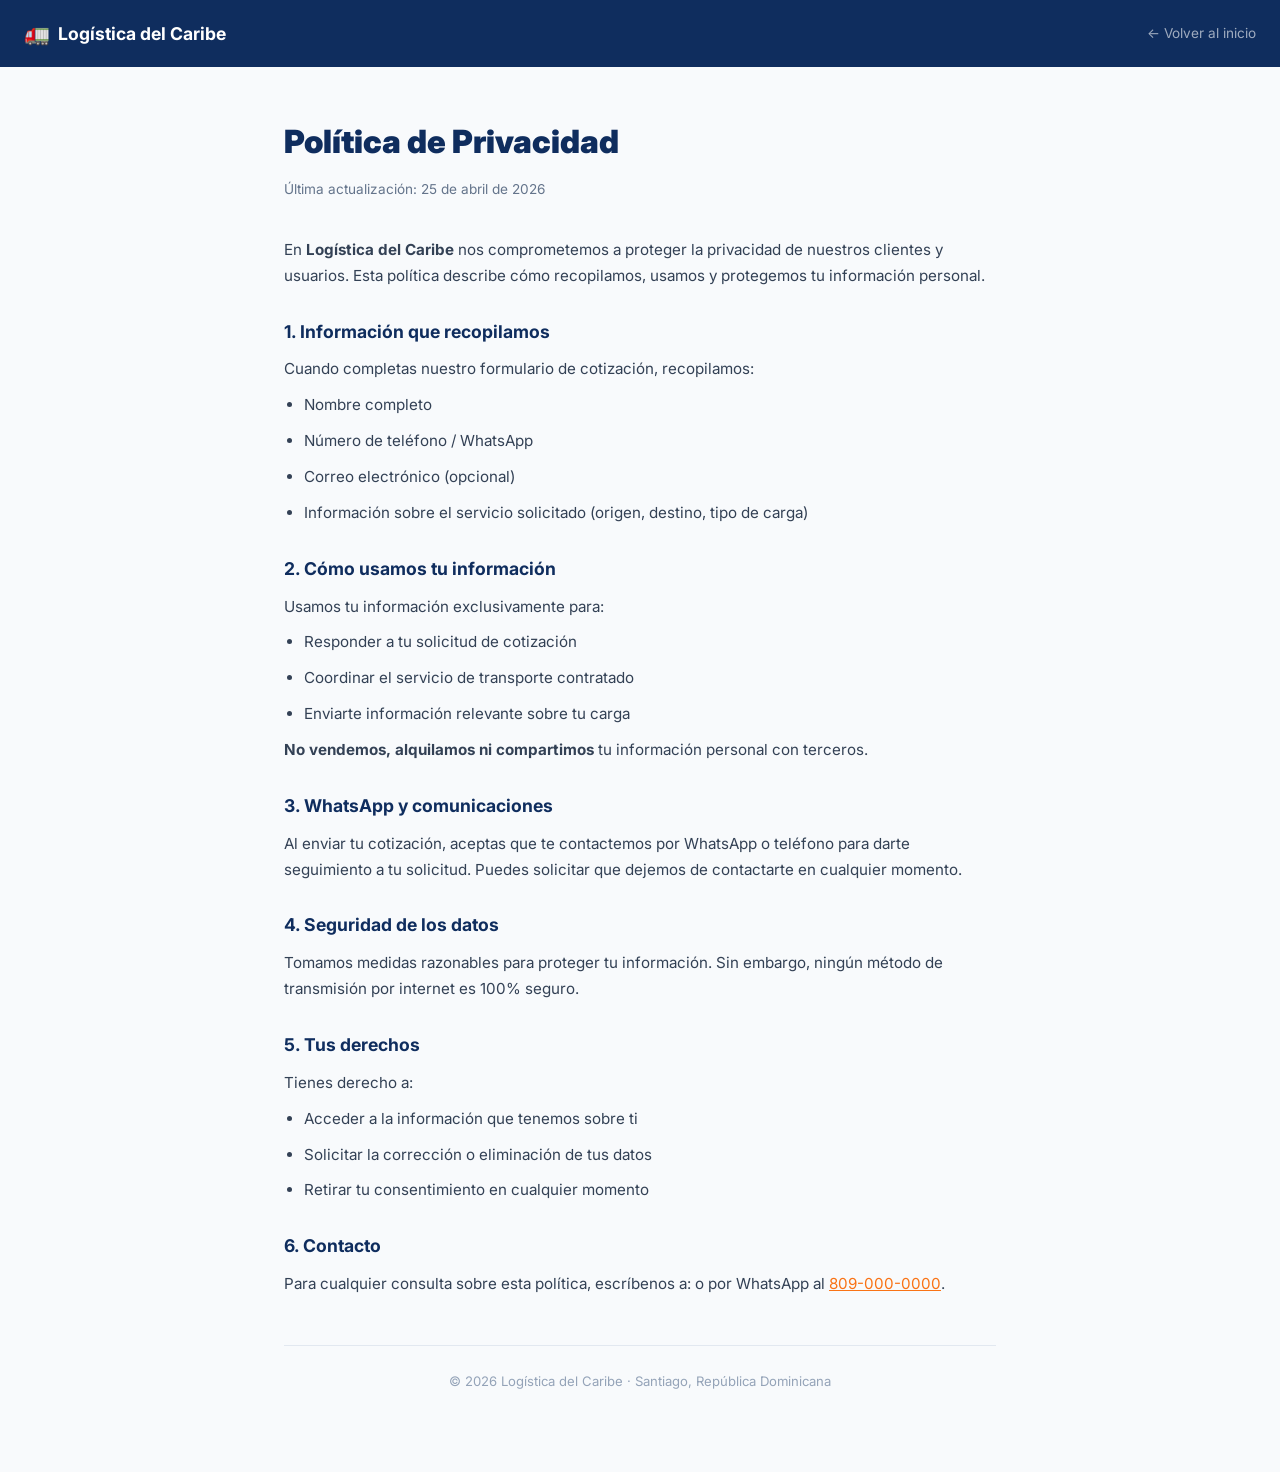
<file: privacidad.html>
<!DOCTYPE html>
<html lang="es" data-theme="light">
<head>
  <meta charset="UTF-8"/>
  <meta name="viewport" content="width=device-width, initial-scale=1.0"/>
  <title>Política de Privacidad | Logística del Caribe</title>
  <meta name="robots" content="noindex"/>
  <link rel="icon" type="image/svg+xml" href="favicon.svg"/>
  <link href="https://fonts.googleapis.com/css2?family=Inter:wght@400;600;700;900&display=swap" rel="stylesheet"/>
  <style>
    *, *::before, *::after { box-sizing: border-box; margin: 0; padding: 0; }
    body { font-family: 'Inter', sans-serif; background: #F8FAFC; color: #0F172A; line-height: 1.7; }
    .topbar {
      background: #0F2D5E; padding: 16px 24px;
      display: flex; align-items: center; justify-content: space-between;
    }
    .topbar .logo { color: white; font-size: 1.1rem; font-weight: 700; display: flex; align-items: center; gap: 8px; text-decoration: none; }
    .topbar .logo span { color: #F97316; font-size: 1.3rem; }
    .topbar a.back { color: rgba(255,255,255,0.6); font-size: 0.85rem; text-decoration: none; }
    .topbar a.back:hover { color: white; }
    .container { max-width: 760px; margin: 0 auto; padding: 48px 24px 80px; }
    h1 { font-size: 2rem; font-weight: 900; color: #0F2D5E; margin-bottom: 8px; }
    .date { color: #64748B; font-size: 0.85rem; margin-bottom: 36px; }
    h2 { font-size: 1.1rem; font-weight: 700; color: #0F2D5E; margin: 28px 0 10px; }
    p, li { color: #334155; font-size: 0.95rem; margin-bottom: 10px; }
    ul { padding-left: 20px; margin-bottom: 10px; }
    a { color: #F97316; }
    .footer-note { margin-top: 48px; padding-top: 24px; border-top: 1px solid #E2E8F0; color: #94A3B8; font-size: 0.82rem; text-align: center; }
  </style>
</head>
<body>
  <div class="topbar">
    <a href="index.html" class="logo"><span>🚛</span> Logística del Caribe</a>
    <a href="index.html" class="back">← Volver al inicio</a>
  </div>
  <div class="container">
    <h1>Política de Privacidad</h1>
    <p class="date">Última actualización: 25 de abril de 2026</p>

    <p>En <strong>Logística del Caribe</strong> nos comprometemos a proteger la privacidad de nuestros clientes y usuarios. Esta política describe cómo recopilamos, usamos y protegemos tu información personal.</p>

    <h2>1. Información que recopilamos</h2>
    <p>Cuando completas nuestro formulario de cotización, recopilamos:</p>
    <ul>
      <li>Nombre completo</li>
      <li>Número de teléfono / WhatsApp</li>
      <li>Correo electrónico (opcional)</li>
      <li>Información sobre el servicio solicitado (origen, destino, tipo de carga)</li>
    </ul>

    <h2>2. Cómo usamos tu información</h2>
    <p>Usamos tu información exclusivamente para:</p>
    <ul>
      <li>Responder a tu solicitud de cotización</li>
      <li>Coordinar el servicio de transporte contratado</li>
      <li>Enviarte información relevante sobre tu carga</li>
    </ul>
    <p><strong>No vendemos, alquilamos ni compartimos</strong> tu información personal con terceros.</p>

    <h2>3. WhatsApp y comunicaciones</h2>
    <p>Al enviar tu cotización, aceptas que te contactemos por WhatsApp o teléfono para darte seguimiento a tu solicitud. Puedes solicitar que dejemos de contactarte en cualquier momento.</p>

    <h2>4. Seguridad de los datos</h2>
    <p>Tomamos medidas razonables para proteger tu información. Sin embargo, ningún método de transmisión por internet es 100% seguro.</p>

    <h2>5. Tus derechos</h2>
    <p>Tienes derecho a:</p>
    <ul>
      <li>Acceder a la información que tenemos sobre ti</li>
      <li>Solicitar la corrección o eliminación de tus datos</li>
      <li>Retirar tu consentimiento en cualquier momento</li>
    </ul>

    <h2>6. Contacto</h2>
    <p>Para cualquier consulta sobre esta política, escríbenos a: <span id="privEmail"></span> o por WhatsApp al <a href="#" id="privWa">809-000-0000</a>.</p>

    <div class="footer-note">© 2026 Logística del Caribe · Santiago, República Dominicana</div>
  </div>
</body>
</html>
</file>
